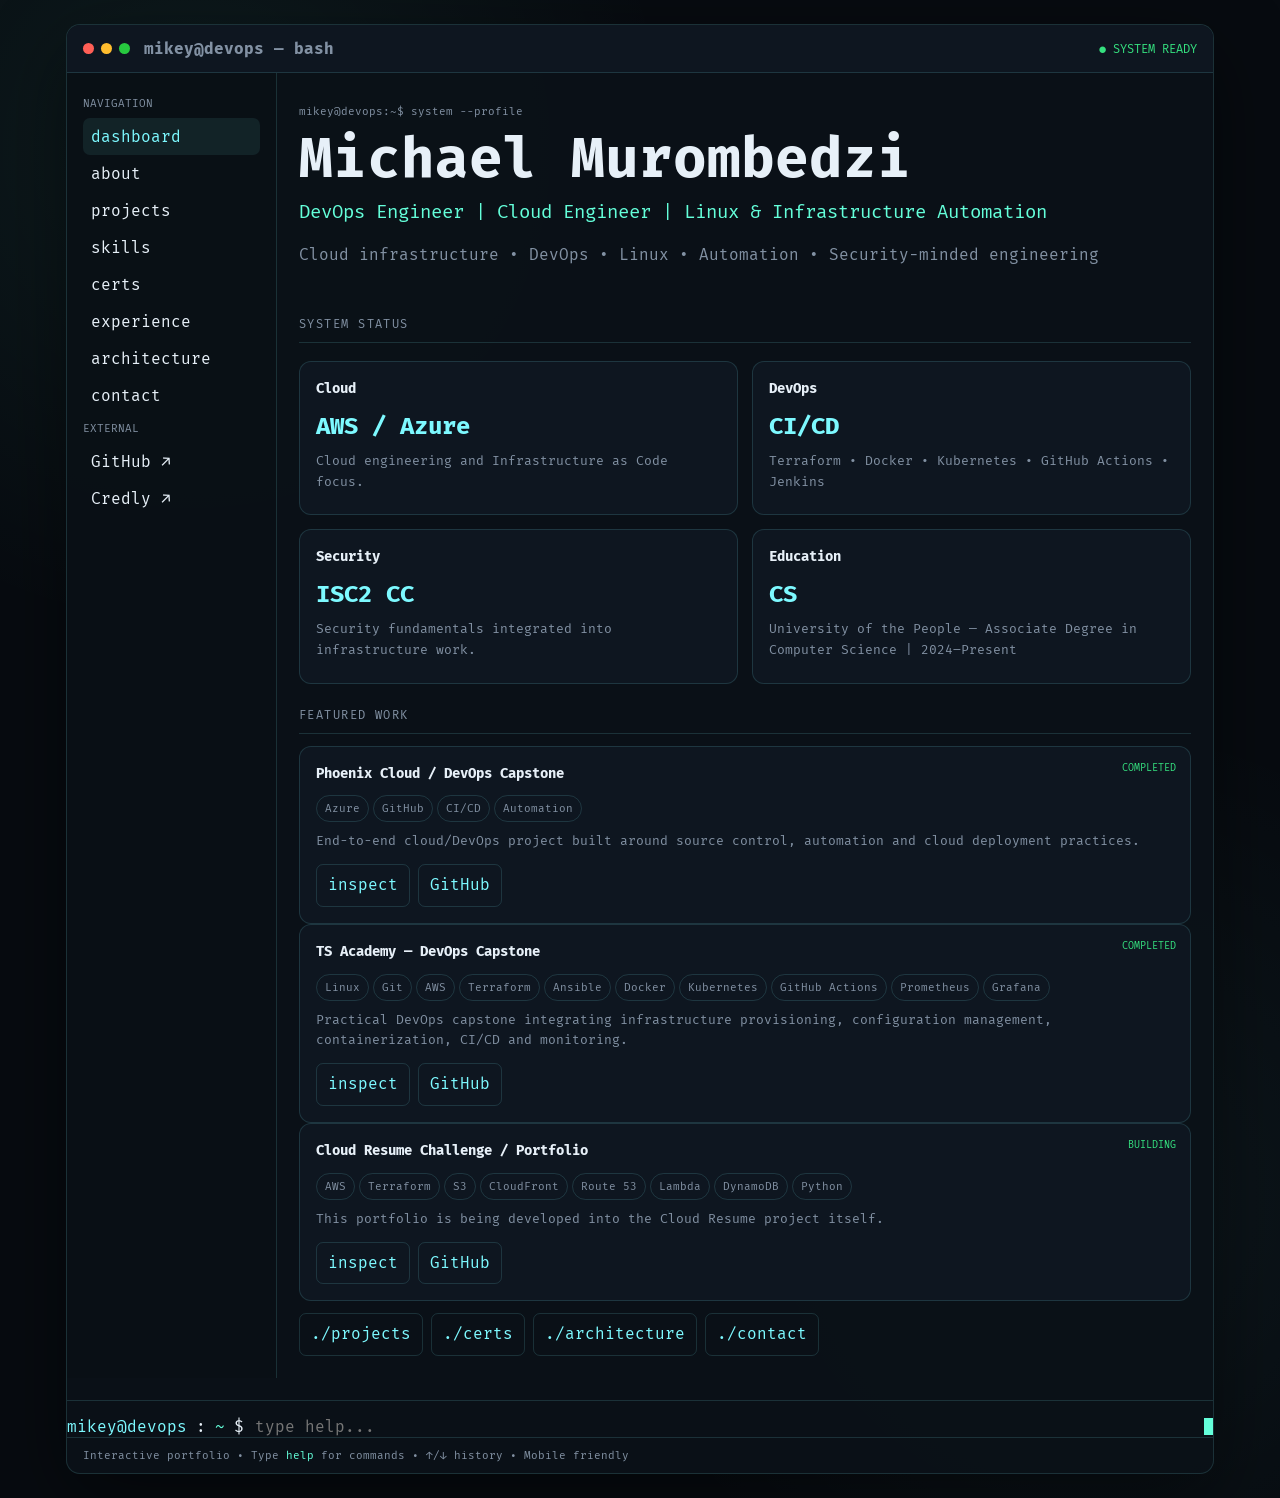
<file: src/imports/preview.html>
<!doctype html>
<html lang="en" data-theme="dark">
<head>
<meta charset="utf-8">
<meta name="viewport" content="width=device-width,initial-scale=1">
<title>Michael Murombedzi — DevOps Terminal</title>
<meta name="description" content="Michael Murombedzi — DevOps, Cloud, Linux and Infrastructure Automation portfolio.">
<link rel="preconnect" href="https://fonts.gstatic.com" crossorigin>
<link href="https://fonts.googleapis.com/css2?family=Fira+Mono:wght@400;500;700&display=swap" rel="stylesheet">
<style>
:root{
  --bg:#070b10;--panel:#0b1118;--panel2:#0e1620;--fg:#e7f0f8;
  --muted:#8291a3;--accent:#64ffda;--cyan:#7df9ff;--green:#35e07f;
  --amber:#ffd166;--danger:#ff6b6b;--line:rgba(125,249,255,.14);
  --shadow:0 24px 80px rgba(0,0,0,.45);--radius:14px;
  --max:1180px
}
[data-theme="light"]{
  --bg:#f3f7fb;--panel:#fff;--panel2:#eef5f9;--fg:#0b1520;
  --muted:#5d6d7e;--accent:#0891b2;--cyan:#0284c7;--green:#16834b;
  --amber:#a16207;--danger:#dc2626;--line:rgba(2,132,199,.18);
  --shadow:0 24px 70px rgba(15,23,42,.14)
}
*{box-sizing:border-box}
html{scroll-behavior:smooth}
body{
 margin:0;background:
 radial-gradient(circle at 15% 10%,rgba(100,255,218,.07),transparent 28%),
 radial-gradient(circle at 85% 80%,rgba(125,249,255,.05),transparent 30%),
 var(--bg);color:var(--fg);font-family:"Fira Mono",ui-monospace,SFMono-Regular,Menlo,monospace
}
a{color:var(--cyan);text-decoration:none}
button,input{font:inherit}
.app{max-width:var(--max);margin:24px auto;padding:0 16px}
.terminal{background:color-mix(in srgb,var(--panel) 94%,transparent);border:1px solid var(--line);border-radius:var(--radius);box-shadow:var(--shadow);overflow:hidden}
.titlebar{height:48px;display:flex;align-items:center;padding:0 16px;border-bottom:1px solid var(--line);background:var(--panel2)}
.dot{width:11px;height:11px;border-radius:50%;margin-right:7px}.red{background:#ff5f56}.yellow{background:#ffbd2e}.green{background:#27c93f}
.title{margin-left:7px;color:var(--muted);font-weight:700}
.status{margin-left:auto;font-size:12px;color:var(--green)}
.layout{display:grid;grid-template-columns:210px 1fr;min-height:720px}
.sidebar{border-right:1px solid var(--line);padding:16px;background:rgba(0,0,0,.08)}
.side-label{font-size:11px;color:var(--muted);margin:8px 0}
.navbtn{display:block;width:100%;text-align:left;background:transparent;border:0;color:var(--fg);padding:9px 8px;border-radius:7px;cursor:pointer}
.navbtn:hover,.navbtn.active{background:rgba(125,249,255,.08);color:var(--cyan)}
.screen{padding:22px;overflow:auto}
.boot{min-height:520px}
.line{white-space:pre-wrap;line-height:1.55}
.prompt{color:var(--cyan)}.accent{color:var(--accent)}.muted{color:var(--muted)}.ok{color:var(--green)}.warn{color:var(--amber)}
.caret{display:inline-block;width:9px;height:1.05em;background:var(--accent);vertical-align:-2px;animation:blink 1s steps(1) infinite}
@keyframes blink{50%{opacity:0}}
.grid{display:grid;grid-template-columns:repeat(2,minmax(0,1fr));gap:14px;margin:18px 0}
.card{background:var(--panel2);border:1px solid var(--line);border-radius:12px;padding:16px}
.card h3{margin:0 0 8px;font-size:14px}.card p{margin:6px 0;color:var(--muted);font-size:13px;line-height:1.6}
.badge{display:inline-flex;align-items:center;border:1px solid var(--line);border-radius:999px;padding:4px 8px;margin:3px 4px 3px 0;color:var(--muted);font-size:11px}
.kpi{font-size:24px;color:var(--cyan);font-weight:700}.small{font-size:11px;color:var(--muted)}
.section-title{font-size:12px;color:var(--muted);letter-spacing:.12em;text-transform:uppercase;border-bottom:1px solid var(--line);padding-bottom:8px;margin:22px 0 12px}
.actions{display:flex;gap:8px;flex-wrap:wrap;margin-top:12px}
.btn{border:1px solid var(--line);background:transparent;color:var(--cyan);padding:8px 11px;border-radius:7px;cursor:pointer}
.btn:hover{background:rgba(125,249,255,.08)}
.hero{padding:8px 0 10px}
.hero h1{font-size:clamp(28px,5vw,56px);line-height:1.02;margin:10px 0}
.hero .role{font-size:clamp(14px,2vw,19px);color:var(--accent)}
.command{display:flex;gap:9px;align-items:center;border-top:1px solid var(--line);margin-top:22px;padding-top:15px}
.command input{flex:1;background:transparent;border:0;outline:0;color:var(--fg);min-width:0}
.project{position:relative}
.project .status-pill{position:absolute;right:14px;top:14px;font-size:10px;color:var(--green)}
.credential{display:grid;grid-template-columns:86px 1fr;gap:13px}
.thumb{width:86px;height:64px;border:1px solid var(--line);border-radius:8px;background:linear-gradient(135deg,var(--panel),var(--panel2));display:flex;align-items:center;justify-content:center;text-align:center;color:var(--cyan);font-size:10px;padding:7px}
.thumb.featured{height:100px}
.arch{display:grid;grid-template-columns:repeat(5,1fr);gap:8px;align-items:center}
.node{padding:12px 7px;text-align:center;border:1px solid var(--line);border-radius:9px;background:var(--panel2);font-size:11px}
.arrow{text-align:center;color:var(--accent)}
.table{width:100%;border-collapse:collapse;font-size:12px}.table td,.table th{padding:9px;border-bottom:1px solid var(--line);text-align:left}.table th{color:var(--muted)}
.hidden{display:none!important}
.footer{border-top:1px solid var(--line);padding:11px 16px;color:var(--muted);font-size:11px}
@media(max-width:800px){.layout{grid-template-columns:1fr}.sidebar{border-right:0;border-bottom:1px solid var(--line);display:flex;gap:5px;overflow:auto}.side-label{display:none}.navbtn{width:auto;white-space:nowrap}.grid{grid-template-columns:1fr}.arch{grid-template-columns:1fr}.arrow{transform:rotate(90deg)}.screen{padding:16px}.app{margin:8px auto}.terminal{border-radius:10px}}
</style>
</head>
<body data-theme="dark">
<div class="app">
<div class="terminal">
<div class="titlebar">
<span class="dot red"></span><span class="dot yellow"></span><span class="dot green"></span>
<span class="title">mikey@devops — bash</span><span class="status">● SYSTEM READY</span>
</div>
<div class="layout">
<aside class="sidebar">
<div class="side-label">NAVIGATION</div>
<button class="navbtn active" data-cmd="status">dashboard</button>
<button class="navbtn" data-cmd="about">about</button>
<button class="navbtn" data-cmd="projects">projects</button>
<button class="navbtn" data-cmd="skills">skills</button>
<button class="navbtn" data-cmd="certs">certs</button>
<button class="navbtn" data-cmd="experience">experience</button>
<button class="navbtn" data-cmd="architecture">architecture</button>
<button class="navbtn" data-cmd="contact">contact</button>
<div class="side-label">EXTERNAL</div>
<button class="navbtn" data-cmd="github">GitHub ↗</button>
<button class="navbtn" data-cmd="credly">Credly ↗</button>
</aside>
<main class="screen" id="screen" tabindex="0" aria-live="polite"></main>
</div>
<div class="command"><span class="prompt">mikey@devops</span>:<span class="accent">~</span>$ <input id="cmd" aria-label="Terminal command" autocomplete="off" spellcheck="false" placeholder="type help..." autofocus><span class="caret"></span></div>
<div class="footer">Interactive portfolio • Type <span class="accent">help</span> for commands • ↑/↓ history • Mobile friendly</div>
</div>
</div>
<script>
const DATA = {
  name:"Michael Murombedzi",
  title:"DevOps Engineer | Cloud Engineer | Linux & Infrastructure Automation",
  shortTitle:"DevOps | Cloud | Automation",
  location:"Pretoria, Gauteng, South Africa",
  email:"scarmikey13@gmail.com",
  links:{
    github:"https://github.com/scarmikey",
    linkedin:"https://www.linkedin.com/in/michael-murombedzi-b8231b258",
    credly:"https://www.credly.com/users/michael-murombedzi",
    site:"https://digitalmikeypro.com"
  },
  education:"University of the People — Associate Degree in Computer Science | 2024–Present",
  skills:{
    "Cloud":["AWS","Microsoft Azure","GCP fundamentals"],
    "DevOps & IaC":["Terraform","Ansible","Docker","Kubernetes","GitHub Actions","Jenkins"],
    "Linux & Systems":["RHEL","Ubuntu","Bash","Windows Server","Active Directory","Group Policy"],
    "Programming":["Python","Bash","PowerShell"],
    "Monitoring":["Prometheus","Grafana","CloudWatch","Loki"],
    "Networking":["TCP/IP","DNS","DHCP","VPN","VPC","VLAN","Wi-Fi"],
    "Security":["IAM","Linux security","Container/Kubernetes security fundamentals","ISC2 CC"],
    "Version Control":["Git","GitHub"],
    "Virtualization":["VMware","vSphere","VirtualBox"]
  },
  experience:[
    {role:"System Administrator",company:"DubeTC Engineering Projects",dates:"January 2023 – January 2025",
      bullets:["Administered and troubleshot Linux and Windows systems.","Managed system configuration, user access, networking, backups and infrastructure troubleshooting.","Applied Bash/Python scripting and automation concepts to repetitive administrative tasks.","Supported cloud and virtualization environments and investigated infrastructure incidents."]},
    {role:"Cloud / DevOps Intern",company:"Exlearn Technologies",dates:"October 2024 – June 2025",
      bullets:["Built hands-on experience with cloud infrastructure, DevOps workflows and infrastructure automation.","Worked with AWS, Docker, Terraform, CI/CD concepts and Linux-based environments.","Practiced container deployment, infrastructure provisioning and version-controlled development workflows.","Supported monitoring with Prometheus and Grafana and DNS/infrastructure support tasks."]},
    {role:"IT Support Technician",company:"Pat Groove",dates:"January 2022 – December 2023",
      bullets:["Provided technical support across hardware, software, operating systems and networking.","Supported Windows environments, user accounts and workstation configuration.","Assisted with networking, DNS and connectivity troubleshooting.","Installed and configured software and hardware and performed routine maintenance."]}
  ],
  projects:[
    {id:"phoenix",name:"Phoenix Cloud / DevOps Capstone",status:"COMPLETED",stack:["Azure","GitHub","CI/CD","Automation"],
      summary:"End-to-end cloud/DevOps project built around source control, automation and cloud deployment practices.",
      details:["Built a practical Azure-focused DevOps workflow.","Used GitHub-based CI/CD practices to manage project changes and delivery.","This project is a flagship case study for the portfolio and will be expanded with deployment evidence as the infrastructure is finalized."],
      repo:"https://github.com/scarmikey"},
    {id:"ts-capstone",name:"TS Academy — DevOps Capstone",status:"COMPLETED",stack:["Linux","Git","AWS","Terraform","Ansible","Docker","Kubernetes","GitHub Actions","Prometheus","Grafana"],
      summary:"Practical DevOps capstone integrating infrastructure provisioning, configuration management, containerization, CI/CD and monitoring.",
      details:["Terraform for Infrastructure as Code.","Ansible for configuration management and automation.","Docker and Kubernetes for containerized workloads.","GitHub Actions for CI/CD.","Prometheus and Grafana for monitoring and observability.","Evaluator feedback: “Great job.” Grade recorded as 50; grading scale not specified."],
      repo:"https://github.com/scarmikey"},
    {id:"multicloud",name:"Multi-Cloud Infrastructure",status:"PROJECT",stack:["AWS","Azure","Terraform","Linux","Networking"],
      summary:"Multi-cloud infrastructure practice using Terraform and repeatable deployment principles.",
      details:["Worked across AWS and Microsoft Azure.","Applied cloud networking, security and Infrastructure as Code concepts.","Focused on repeatable infrastructure configuration."],repo:"https://github.com/scarmikey"},
    {id:"nginx",name:"Terraform + Docker + NGINX Deployment",status:"PROJECT",stack:["Terraform","Docker","NGINX","Linux","Git"],
      summary:"Infrastructure deployment using Terraform and a containerized NGINX workload.",
      details:["Applied Infrastructure as Code principles to make deployment repeatable.","Configured and deployed the application in a Linux environment.","Used Git-based version control."],repo:"https://github.com/scarmikey"},
    {id:"serverless",name:"Serverless Cloud Application",status:"PROJECT",stack:["AWS Lambda","API Gateway","Python"],
      summary:"Serverless application using AWS Lambda and API Gateway with Python.",
      details:["Applied event-driven architecture.","Worked with API integration and cloud-native deployment concepts."],repo:"https://github.com/scarmikey"},
    {id:"cloud-resume",name:"Cloud Resume Challenge / Portfolio",status:"BUILDING",stack:["AWS","Terraform","S3","CloudFront","Route 53","Lambda","DynamoDB","Python"],
      summary:"This portfolio is being developed into the Cloud Resume project itself.",
      details:["The portfolio is the product; the cloud infrastructure behind it is the engineering project.","Planned architecture includes static hosting/CDN, Infrastructure as Code, CI/CD and a serverless visitor counter.","Only implemented services will be shown as live in the final deployment."],repo:"https://github.com/scarmikey"}
  ],
  credentials:[
    {name:"TS Academy — DevOps Engineering",issuer:"TS Academy",category:"DevOps",date:"August 31, 2026",id:"TSX5BZ8LM3947W",status:"COMPLETED",featured:true,preview:"4-MONTH DEVOPS",link:"#ts-academy"},
    {name:"ISC2 Certified in Cybersecurity (CC)",issuer:"ISC2",category:"Security",status:"EARNED",featured:true,credly:true},
    {name:"Red Hat System Administration I & II",issuer:"Red Hat",category:"Linux",status:"EARNED",featured:true,credly:true},
    {name:"Linux Foundation — Introduction to Kubernetes (LFS158)",issuer:"Linux Foundation",category:"Kubernetes",status:"EARNED",featured:true,credly:true},
    {name:"Aviatrix Multicloud Network Associate",issuer:"Aviatrix",category:"Networking",status:"EARNED",credly:true},
    {name:"KodeKloud — Terraform Challenges",issuer:"KodeKloud",category:"DevOps",status:"EARNED"},
    {name:"Proofpoint Certified AI Email Security Specialist",issuer:"Proofpoint",category:"Security",status:"EARNED"},
    {name:"SnowPro Associate: Platform Certification",issuer:"Snowflake",category:"Data / Cloud",status:"EARNED",credly:true},
    {name:"Confluent Data Streaming Engineer",issuer:"Confluent",category:"Data",status:"EARNED",credly:true},
    {name:"New Relic Verified Foundation",issuer:"New Relic",category:"Observability",status:"EARNED"},
    {name:"Oracle AI Practitioner",issuer:"Oracle",category:"AI",status:"IN PROGRESS"}
  ],
  certLinks:{
    credly:"https://www.credly.com/users/michael-murombedzi",
    sancs:""
  }
};

const screen=document.getElementById("screen");
const input=document.getElementById("cmd");
const history=[]; let hidx=0;

function esc(s){return String(s??"").replace(/[&<>"']/g,m=>({"&":"&amp;","<":"&lt;",">":"&gt;","\"":"&quot;","'":"&#039;"}[m]))}
function print(s,cls="line"){const d=document.createElement("div");d.className=cls;d.innerHTML=s;screen.appendChild(d);screen.scrollTop=screen.scrollHeight}
function section(t){print(`<div class="section-title">${esc(t)}</div>`)}
function badges(arr){return arr.map(x=>`<span class="badge">${esc(x)}</span>`).join("")}

function dashboard(){
 screen.innerHTML="";
 print(`<div class="hero"><div class="small">mikey@devops:~$ system --profile</div><h1>${esc(DATA.name)}</h1><div class="role">${esc(DATA.title)}</div><p class="muted">Cloud infrastructure • DevOps • Linux • Automation • Security-minded engineering</p></div>`);
 section("System status");
 print(`<div class="grid">
  <div class="card"><h3>Cloud</h3><div class="kpi">AWS / Azure</div><p>Cloud engineering and Infrastructure as Code focus.</p></div>
  <div class="card"><h3>DevOps</h3><div class="kpi">CI/CD</div><p>Terraform • Docker • Kubernetes • GitHub Actions • Jenkins</p></div>
  <div class="card"><h3>Security</h3><div class="kpi">ISC2 CC</div><p>Security fundamentals integrated into infrastructure work.</p></div>
  <div class="card"><h3>Education</h3><div class="kpi">CS</div><p>${esc(DATA.education)}</p></div>
 </div>`);
 section("Featured work");
 DATA.projects.filter(p=>["phoenix","ts-capstone","cloud-resume"].includes(p.id)).forEach(p=>print(projectCard(p)));
 print(`<div class="actions"><button class="btn" onclick="run('projects')">./projects</button><button class="btn" onclick="run('certs')">./certs</button><button class="btn" onclick="run('architecture')">./architecture</button><button class="btn" onclick="run('contact')">./contact</button></div>`);
}
function projectCard(p){
 return `<div class="card project"><span class="status-pill">${esc(p.status)}</span><h3>${esc(p.name)}</h3><div>${badges(p.stack)}</div><p>${esc(p.summary)}</p><div class="actions"><button class="btn" onclick="run('project ${p.id}')">inspect</button>${p.repo?`<a class="btn" href="${p.repo}" target="_blank" rel="noopener">GitHub</a>`:""}</div></div>`;
}
function about(){
 screen.innerHTML=""; section("About");
 print(`<div class="card"><h3>${esc(DATA.name)}</h3><p>Cloud and DevOps-focused systems professional with hands-on experience in Linux administration, cloud infrastructure, containerization, Infrastructure as Code and CI/CD automation.</p><p>Currently pursuing an Associate Degree in Computer Science and building practical cloud and DevOps projects.</p><p><b>Location:</b> ${esc(DATA.location)}</p></div>`);
}
function skills(){
 screen.innerHTML=""; section("Technical stack");
 Object.entries(DATA.skills).forEach(([k,v])=>print(`<div class="card" style="margin:10px 0"><h3>${esc(k)}</h3>${badges(v)}</div>`));
}
function projects(){
 screen.innerHTML=""; section("Projects");
 DATA.projects.forEach(p=>print(projectCard(p)));
}
function project(id){
 const p=DATA.projects.find(x=>x.id===id);
 screen.innerHTML=""; if(!p){print(`Project not found: ${esc(id)}`);return}
 section(p.name);
 print(`<div class="card"><div class="small">STATUS</div><div class="kpi">${esc(p.status)}</div><p>${esc(p.summary)}</p><div>${badges(p.stack)}</div></div>`);
 section("Case study");
 p.details.forEach(x=>print(`<div class="line">• ${esc(x)}</div>`));
 print(`<div class="actions">${p.repo?`<a class="btn" href="${p.repo}" target="_blank" rel="noopener">Open GitHub</a>`:""}<button class="btn" onclick="run('architecture')">View architecture</button></div>`);
}
function certs(){
 screen.innerHTML=""; section("Credential vault");
 print(`<div class="card"><h3>Verification hub</h3><p>Credly profile: <a href="${DATA.certLinks.credly}" target="_blank" rel="noopener">${DATA.certLinks.credly}</a></p>${DATA.certLinks.sancs?`<p>SANCS: <a href="${DATA.certLinks.sancs}" target="_blank" rel="noopener">${DATA.certLinks.sancs}</a></p>`:`<p class="muted">SANCS verification link: not yet supplied.</p>`}</div>`);
 section("Featured credentials");
 print(`<div class="grid">${DATA.credentials.filter(c=>c.featured).map(credentialCard).join("")}</div>`);
 section("Full credential library");
 print(`<table class="table"><thead><tr><th>Credential</th><th>Issuer</th><th>Category</th><th>Status</th></tr></thead><tbody>${DATA.credentials.map(c=>`<tr><td>${esc(c.name)}</td><td>${esc(c.issuer)}</td><td>${esc(c.category)}</td><td>${esc(c.status)}</td></tr>`).join("")}</tbody></table>`);
}
function credentialCard(c){
 const thumb=c.preview?esc(c.preview):"BADGE PREVIEW";
 return `<div class="card credential"><div class="thumb featured">${thumb}</div><div><h3>${esc(c.name)}</h3><p>${esc(c.issuer)} • ${esc(c.category)}</p>${c.date?`<p><b>Certified:</b> ${esc(c.date)}</p>`:""}${c.id?`<p><b>ID:</b> ${esc(c.id)}</p>`:""}<p><span class="ok">● ${esc(c.status)}</span></p><div class="actions">${c.name.includes("TS Academy")?`<button class="btn" onclick="run('project ts-capstone')">Case study</button>`:""}<a class="btn" href="${DATA.certLinks.credly}" target="_blank" rel="noopener">Credly</a></div></div></div>`;
}
function experience(){
 screen.innerHTML=""; section("Professional experience");
 DATA.experience.forEach(e=>{print(`<div class="card" style="margin:10px 0"><h3>${esc(e.role)} — ${esc(e.company)}</h3><p>${esc(e.dates)}</p>${e.bullets.map(b=>`<div>• ${esc(b)}</div>`).join("")}</div>`)});
}
function architecture(){
 screen.innerHTML=""; section("Cloud Resume / Portfolio architecture");
 print(`<div class="card"><p class="muted">Planned/implemented services are shown only when actually deployed.</p><div class="arch">
  <div class="node">USER</div><div class="arrow">→</div><div class="node">Route 53<br>DNS</div><div class="arrow">→</div><div class="node">CloudFront<br>CDN</div>
 </div><div class="arch" style="margin-top:10px">
  <div class="node">S3<br>Frontend</div><div class="arrow">→</div><div class="node">Lambda<br>API</div><div class="arrow">→</div><div class="node">DynamoDB<br>Counter</div>
 </div><p>Infrastructure as Code: Terraform • Delivery: GitHub Actions • Runtime: serverless where appropriate.</p></div>`);
}
function contact(){
 screen.innerHTML=""; section("Contact");
 print(`<div class="card"><p>Email: <a href="mailto:${esc(DATA.email)}">${esc(DATA.email)}</a></p><p>GitHub: <a href="${DATA.links.github}" target="_blank">${DATA.links.github}</a></p><p>LinkedIn: <a href="${DATA.links.linkedin}" target="_blank">${DATA.links.linkedin}</a></p><p>Credly: <a href="${DATA.links.credly}" target="_blank">${DATA.links.credly}</a></p></div>`);
}
function status(){
 screen.innerHTML=""; section("System status");
 print(`<div class="grid"><div class="card"><h3>Portfolio</h3><div class="ok">● ONLINE</div></div><div class="card"><h3>Cloud Resume</h3><div class="warn">● BUILDING</div></div><div class="card"><h3>TS Academy DevOps</h3><div class="ok">● COMPLETED</div></div><div class="card"><h3>Education</h3><div class="ok">● IN PROGRESS</div></div></div>`);
}
function help(){
 screen.innerHTML=""; section("Available commands");
 print(`<div class="line"><span class="accent">about</span>       — profile<br><span class="accent">skills</span>      — technical stack<br><span class="accent">projects</span>    — project index<br><span class="accent">project &lt;id&gt;</span> — project case study<br><span class="accent">certs</span>       — credential vault<br><span class="accent">experience</span>  — professional experience<br><span class="accent">architecture</span>— cloud architecture<br><span class="accent">status</span>      — system status<br><span class="accent">contact</span>     — contact links<br><span class="accent">github</span>      — GitHub profile<br><span class="accent">credly</span>      — Credly profile<br><span class="accent">resume</span>      — CV download<br><span class="accent">theme</span>       — toggle theme<br><span class="accent">clear</span>       — clear terminal<br><span class="accent">sudo hire mikey</span> — Easter egg</div>`);
}
function run(raw){
 const cmd=(raw||"").trim(); if(!cmd)return;
 history.push(cmd);hidx=history.length;
 if(cmd==="help")help();else if(cmd==="about")about();else if(cmd==="skills")skills();else if(cmd==="projects")projects();
 else if(cmd==="certs"||cmd==="certifications")certs();else if(cmd==="experience")experience();else if(cmd==="architecture")architecture();
 else if(cmd==="contact")contact();else if(cmd==="status")status();else if(cmd==="github")window.open(DATA.links.github,"_blank");
 else if(cmd==="credly")window.open(DATA.links.credly,"_blank");else if(cmd==="resume")window.open("Michael_Murombedzi_Updated_CV_2026.pdf","_blank");
 else if(cmd==="theme"){document.body.setAttribute("data-theme",document.body.dataset.theme==="light"?"dark":"light")}
 else if(cmd==="clear")screen.innerHTML="";
 else if(cmd==="sudo hire mikey"){screen.innerHTML="";print("Checking authorization...");setTimeout(()=>print("Technical foundation .... PASS<br>Cloud experience ........ PASS<br>DevOps projects ......... PASS<br>Security knowledge ...... PASS<br><br><span class='ok'>ACCESS GRANTED.</span>"),180)}
 else if(cmd.startsWith("project ")){project(cmd.slice(8).trim())}
 else {screen.innerHTML="";print(`Command not found: ${esc(cmd)}. Type <span class="accent">help</span>.`)}
}
window.run=run; window.dashboard=dashboard;
document.querySelectorAll(".navbtn").forEach(b=>b.addEventListener("click",()=>run(b.dataset.cmd)));
document.getElementById("cmd").addEventListener("keydown",e=>{
 if(e.key==="Enter"){run(input.value);input.value=""}
 if(e.key==="ArrowUp"){hidx=Math.max(0,hidx-1);input.value=history[hidx]||"";e.preventDefault()}
 if(e.key==="ArrowDown"){hidx=Math.min(history.length,hidx+1);input.value=history[hidx]||"";e.preventDefault()}
});
document.getElementById("screen").addEventListener("click",()=>input.focus());
dashboard();
</script>
</body>
</html>
</file>
